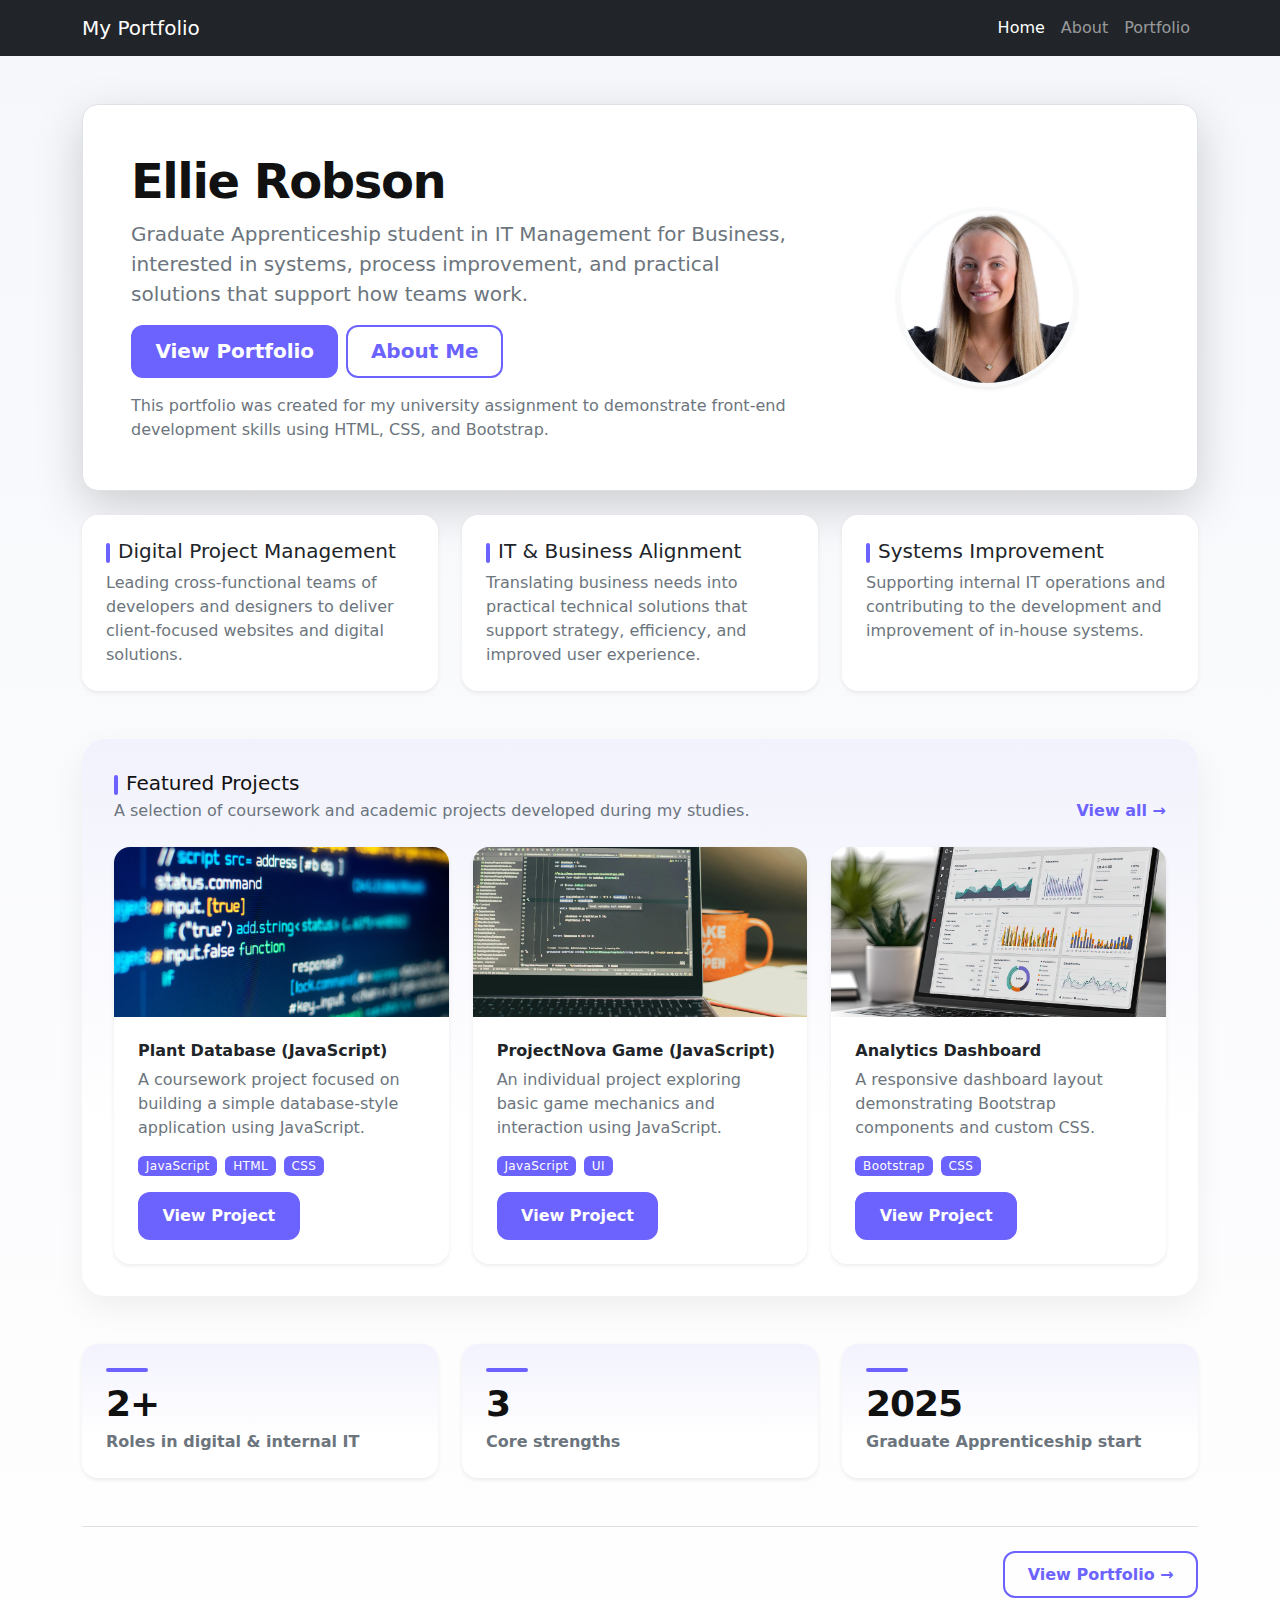
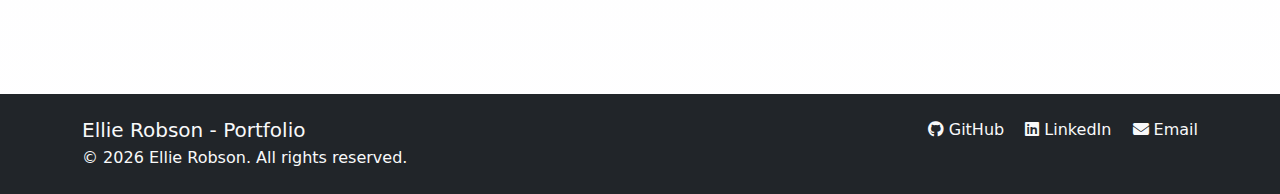
<file: index.html>
<!DOCTYPE html>
<html lang="en">

<head>
  <meta charset="UTF-8">
  <meta name="viewport" content="width=device-width, initial-scale=1.0">
  <title>Ellie Robson - Portfolio</title>
  <link href="https://cdn.jsdelivr.net/npm/bootstrap@5.3.2/dist/css/bootstrap.min.css" rel="stylesheet">
  <link rel="stylesheet" href="css/style.css">
  <link rel="icon" href="images/favicon1.png" type="image/png">
  <link rel="stylesheet" href="https://cdnjs.cloudflare.com/ajax/libs/font-awesome/6.5.1/css/all.min.css">

</head>

<body>

  <header>
    <nav class="navbar navbar-expand-lg navbar-dark bg-dark">
      <div class="container">
        <a class="navbar-brand" href="index.html">My Portfolio</a>
        <button class="navbar-toggler" type="button" data-bs-toggle="collapse" data-bs-target="#mainNav"
          aria-controls="mainNav" aria-expanded="false" aria-label="Toggle navigation">
          <span class="navbar-toggler-icon"></span>
        </button>

        <div class="collapse navbar-collapse" id="mainNav">
          <div class="navbar-nav ms-auto">
            <a class="nav-link active" aria-current="page" href="index.html">Home</a>
            <a class="nav-link" href="about.html">About</a>
            <a class="nav-link" href="portfolio.html">Portfolio</a>

          </div>
        </div>
      </div>
    </nav>
  </header>

  <main class="container py-5">

    <section class="p-4 p-md-5 rounded-4 shadow-lg border bg-white mb-4">
      <div class="row align-items-center g-4">
        <div class="col-md-8">
          <h1 class="display-5 fw-semibold mb-2">Ellie Robson</h1>
          <p class="lead text-secondary mb-3">
            Graduate Apprenticeship student in IT Management for Business, interested in systems, process improvement,
            and practical solutions that support how teams work.

          </p>
          <div class="d-grid gap-2 d-md-flex">
            <a class="btn btn-purple btn-lg" href="portfolio.html">View Portfolio</a>
            <a class="btn btn-outline-purple btn-lg" href="about.html">About Me</a>

          </div>
          <p class="mt-3 mb-0 text-secondary">
            This portfolio was created for my university assignment to demonstrate front-end development skills using
            HTML, CSS, and Bootstrap.
          </p>
        </div>
        <div class="col-md-4 text-center">
          <img src="images/profile.png" alt="Profile photo"
            class="rounded-circle border border-4 border-light shadow-sm"
            style="width:180px;height:180px;object-fit:cover;">
        </div>
      </div>
    </section>
    <div class="mb-4">
      <div class="row g-4">

        <div class="col-md-4">
          <div class="card border-0 shadow-sm rounded-4 h-100">
            <div class="card-body p-4">
              <h2 class="h5 mb-2">Digital Project Management</h2>
              <p class="text-secondary mb-0">
                Leading cross-functional teams of developers and designers to deliver client-focused websites and
                digital solutions.
              </p>
            </div>
          </div>
        </div>

        <div class="col-md-4">
          <div class="card border-0 shadow-sm rounded-4 h-100">
            <div class="card-body p-4">
              <h2 class="h5 mb-2">IT &amp; Business Alignment</h2>
              <p class="text-secondary mb-0">
                Translating business needs into practical technical solutions that support strategy, efficiency, and
                improved user experience.
              </p>
            </div>
          </div>
        </div>

        <div class="col-md-4">
          <div class="card border-0 shadow-sm rounded-4 h-100">
            <div class="card-body p-4">
              <h2 class="h5 mb-2">Systems Improvement</h2>
              <p class="text-secondary mb-0">
                Supporting internal IT operations and contributing to the development and improvement of in-house
                systems.
              </p>
            </div>
          </div>
        </div>
      </div>
    </div>

    <section class="featured-projects-section my-5">
      <div class="featured-projects-inner">

        <div class="d-flex align-items-end justify-content-between mb-4">
          <div>
            <h2 class="h5 mb-1">Featured Projects</h2>
            <p class="text-secondary mb-0">
              A selection of coursework and academic projects developed during my studies.
            </p>
          </div>
          <a class="featured-link" href="portfolio.html">View all →</a>
        </div>

        <div class="row gx-4 gy-4">

          <div class="col-md-4">
            <div class="card border-0 shadow-sm rounded-4 h-100">
              <img src="images/projectone.png" class="card-img-top" alt="Plant database JavaScript project preview">
              <div class="card-body p-4 d-flex flex-column">
                <h3 class="h6 fw-bold mb-2">Plant Database (JavaScript)</h3>
                <p class="text-secondary mb-3">
                  A coursework project focused on building a simple database-style application using JavaScript.
                </p>
                <div class="d-flex gap-2 flex-wrap mb-3">
                  <span class="badge about-badge">JavaScript</span>
                  <span class="badge about-badge">HTML</span>
                  <span class="badge about-badge">CSS</span>
                </div>
                <a class="btn btn-purple mt-auto align-self-start" href="project.html">View Project</a>
              </div>
            </div>
          </div>

          <div class="col-md-4">
            <div class="card border-0 shadow-sm rounded-4 h-100">
              <img src="images/projecttwo.png" class="card-img-top" alt="ProjectNova game preview">
              <div class="card-body p-4 d-flex flex-column">
                <h3 class="h6 fw-bold mb-2">ProjectNova Game (JavaScript)</h3>
                <p class="text-secondary mb-3">
                  An individual project exploring basic game mechanics and interaction using JavaScript.
                </p>
                <div class="d-flex gap-2 flex-wrap mb-3">
                  <span class="badge about-badge">JavaScript</span>
                  <span class="badge about-badge">UI</span>
                </div>
                <a class="btn btn-purple mt-auto align-self-start" href="portfolio.html">View Project</a>
              </div>
            </div>
          </div>

          <div class="col-md-4">
            <div class="card border-0 shadow-sm rounded-4 h-100">
              <img src="images/projectthree.png" class="card-img-top" alt="Analytics dashboard project preview">
              <div class="card-body p-4 d-flex flex-column">
                <h3 class="h6 fw-bold mb-2">Analytics Dashboard</h3>
                <p class="text-secondary mb-3">
                  A responsive dashboard layout demonstrating Bootstrap components and custom CSS.
                </p>
                <div class="d-flex gap-2 flex-wrap mb-3">
                  <span class="badge about-badge">Bootstrap</span>
                  <span class="badge about-badge">CSS</span>
                </div>
                <a class="btn btn-purple mt-auto align-self-start" href="portfolio.html">View Project</a>
              </div>
            </div>
          </div>

        </div>
      </div>
    </section>

    <div class="mb-4">
      <div class="row gx-4 gy-4">

        <div class="col-md-4">
          <div class="card border-0 shadow-sm rounded-4 h-100 stats-card">
            <div class="card-body p-4">
              <div class="stat-accent"></div>
              <div class="stat-number">2+</div>
              <p class="stat-label">Roles in digital &amp; internal IT</p>
            </div>
          </div>
        </div>

        <div class="col-md-4">
          <div class="card border-0 shadow-sm rounded-4 h-100 stats-card">
            <div class="card-body p-4">
              <div class="stat-accent"></div>
              <div class="stat-number">3</div>
              <p class="stat-label">Core strengths</p>
            </div>
          </div>
        </div>

        <div class="col-md-4">
          <div class="card border-0 shadow-sm rounded-4 h-100 stats-card">
            <div class="card-body p-4">
              <div class="stat-accent"></div>
              <div class="stat-number">2025</div>
              <p class="stat-label">Graduate Apprenticeship start</p>
            </div>
          </div>
        </div>

      </div>
    </div>

    <div class="mt-5">
        <div class="d-flex justify-content-end align-items-center border-top pt-4">
          <a href="portfolio.html" class="btn btn-outline-purple">
            View Portfolio →
          </a>
        </div>
      </div>
  </main>

  <footer class="bg-dark mt-5 py-4 text-light">
    <div class="container">
      <div class="row">
        <div class="col-md-6">
          <p class="h5 mb-1">Ellie Robson - Portfolio</p>
          <p class="mb-0">© 2026 Ellie Robson. All rights reserved.</p>
        </div>
        <div class="col-md-6 text-md-end">
          <a href="https://github.com/ellierobson1" class="text-light me-3">
            <i class="fa-brands fa-github"></i> GitHub
          </a>
          <a href="https://uk.linkedin.com/" class="text-light me-3">
            <i class="fa-brands fa-linkedin"></i> LinkedIn
          </a>
          <a href="mailto:190010498@dundee.ac.uk" class="text-light">
            <i class="fa-solid fa-envelope"></i> Email
          </a>

        </div>
      </div>
    </div>
  </footer>
  <script src="https://cdn.jsdelivr.net/npm/bootstrap@5.3.2/dist/js/bootstrap.bundle.min.js"></script>
</body>

</html>
</file>
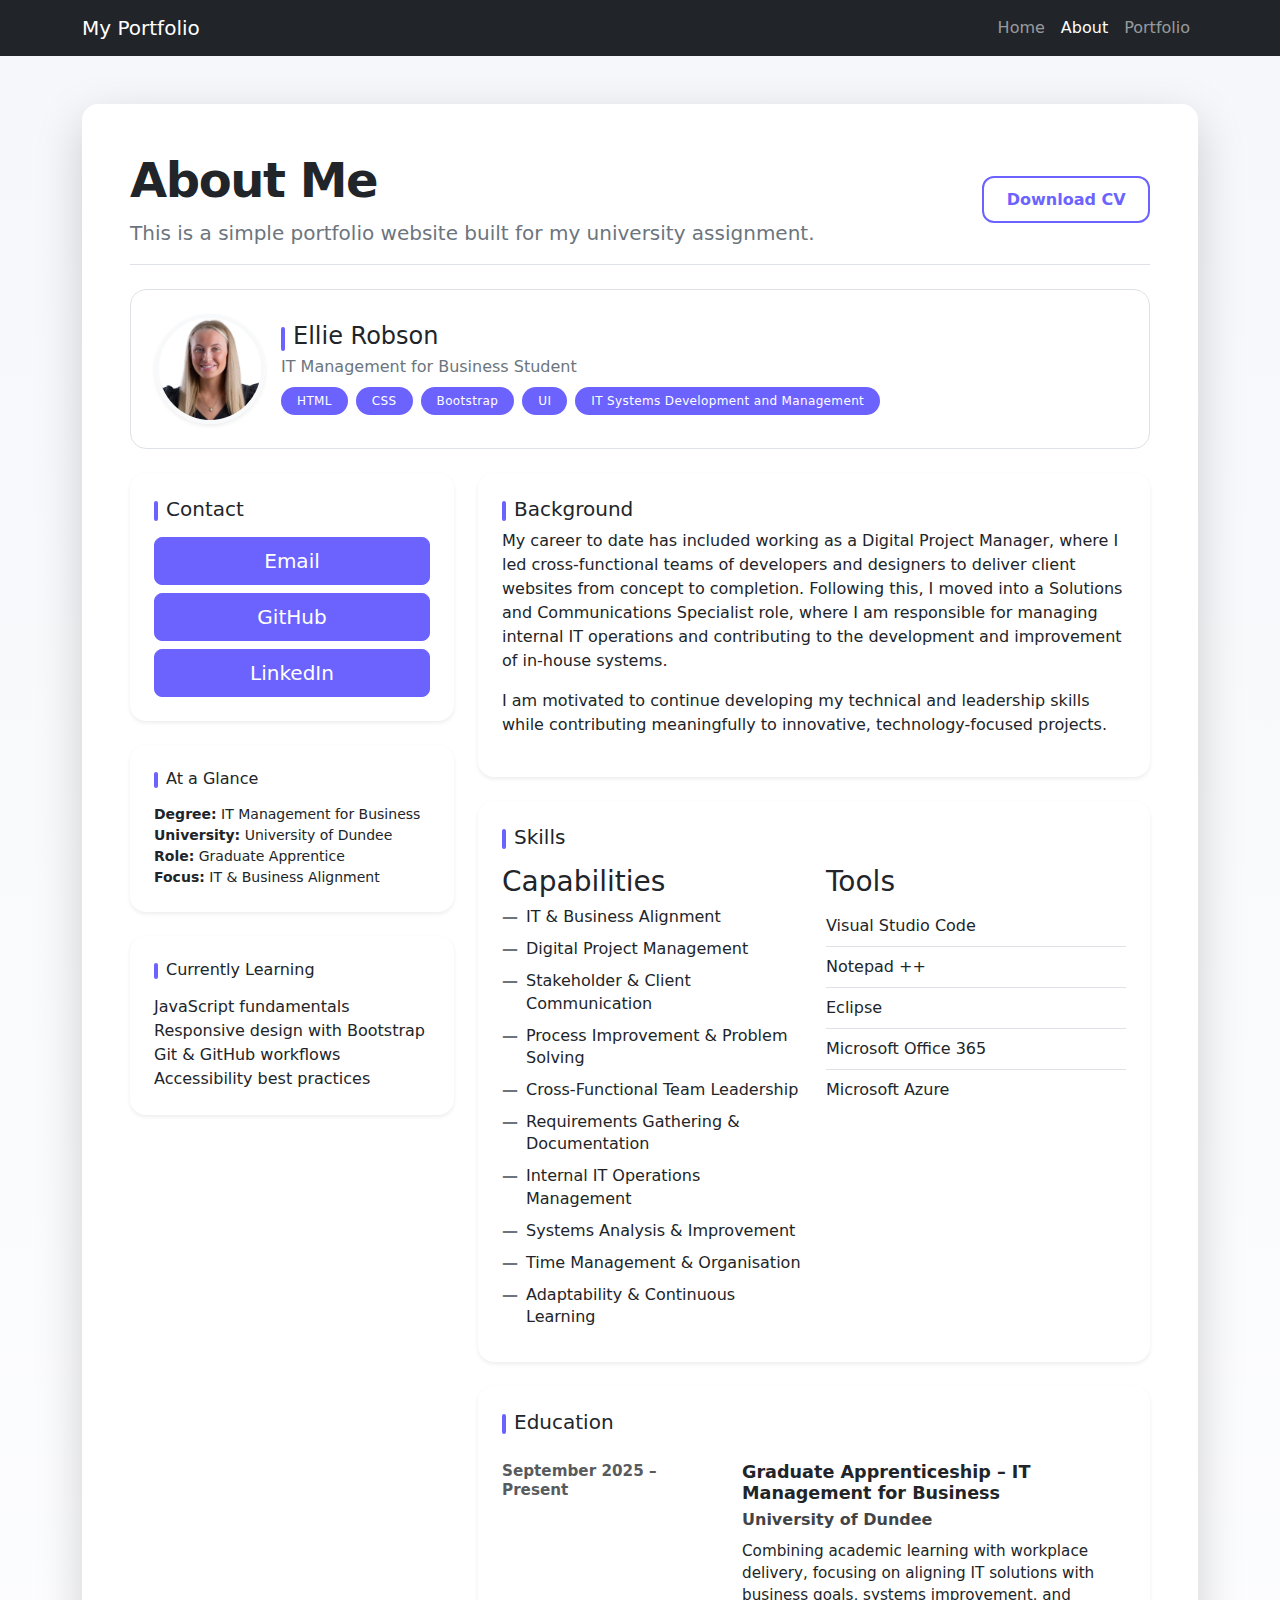
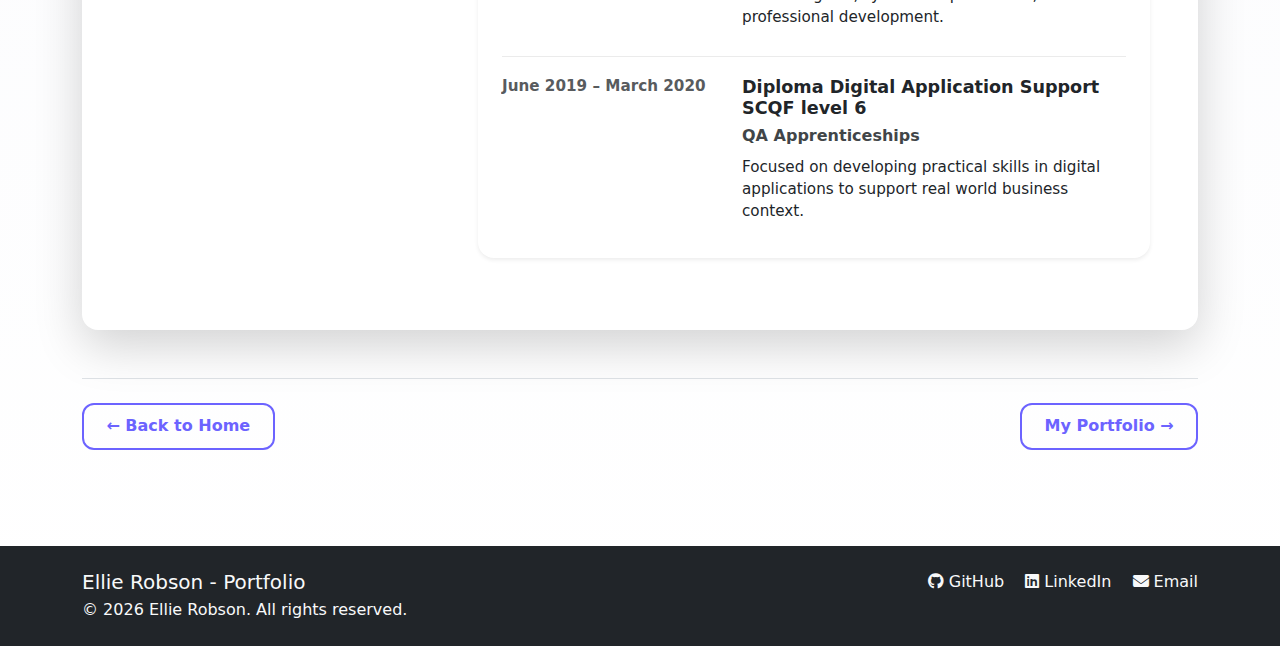
<file: about.html>
<!DOCTYPE html>
<html lang="en">

<head>
  <meta charset="UTF-8">
  <meta name="viewport" content="width=device-width, initial-scale=1.0">
  <title>About - My Portfolio</title>
  <link href="https://cdn.jsdelivr.net/npm/bootstrap@5.3.2/dist/css/bootstrap.min.css" rel="stylesheet">
  <link rel="stylesheet" href="css/style.css">
  <link rel="icon" href="images/favicon1.png" type="image/png">
  <link rel="stylesheet" href="https://cdnjs.cloudflare.com/ajax/libs/font-awesome/6.5.1/css/all.min.css">


</head>

<body>

  <nav class="navbar navbar-expand-lg navbar-dark bg-dark">
    <div class="container">
      <a class="navbar-brand" href="index.html">My Portfolio</a>

      <button class="navbar-toggler" type="button" data-bs-toggle="collapse" data-bs-target="#mainNav"
        aria-controls="mainNav" aria-expanded="false" aria-label="Toggle navigation">
        <span class="navbar-toggler-icon"></span>
      </button>

      <div class="collapse navbar-collapse" id="mainNav">
        <div class="navbar-nav ms-auto">
          <a class="nav-link" href="index.html">Home</a>
          <a class="nav-link active" aria-current="page" href="about.html">About</a>
          <a class="nav-link" href="portfolio.html">Portfolio</a>
        </div>
      </div>
    </div>
  </nav>


  <main class="container py-5">
    <div class="card border-0 shadow-lg rounded-4">
      <div class="card-body p-5">

        <header class="mb-4 pb-3 border-bottom">
          <div class="d-flex flex-column flex-md-row align-items-md-center justify-content-between gap-3">
            <div>
              <h1 class="display-5 fw-semibold mb-2">About Me</h1>
              <p class="lead text-secondary mb-0">
                This is a simple portfolio website built for my university assignment.
              </p>
            </div>

            <a class="btn btn-outline-purple" href="files/Ellie_Robson_CV.pdf" download>
              Download CV
            </a>
          </div>
        </header>

        <div class="p-4 mb-4 rounded-4 border bg-white">
          <div class="row g-3 align-items-center">
            <div class="col-md-auto text-center">
              <img src="images/profile.png" alt="Profile photo"
                class="rounded-circle border border-4 border-light shadow-sm"
                style="width:110px;height:110px;object-fit:cover;">
            </div>

            <div class="col">
              <h2 class="h4 mb-1">Ellie Robson</h2>
              <p class="text-secondary mb-2">IT Management for Business Student
              </p>

              <div class="d-flex flex-wrap gap-2 skills-badges">
                <span class="badge rounded-pill px-3 py-2 about-badge">HTML</span>
                <span class="badge rounded-pill px-3 py-2 about-badge">CSS</span>
                <span class="badge rounded-pill px-3 py-2 about-badge">Bootstrap</span>
                <span class="badge rounded-pill px-3 py-2 about-badge">UI</span>
                <span class="badge rounded-pill px-3 py-2 about-badge">IT Systems Development and Management</span>
              </div>
            </div>
          </div>
        </div>

        <div class="row g-4">
          <div class="col-lg-4">

            <section class="mb-4">
              <div class="card border-0 bg-white shadow-sm rounded-4">
                <div class="card-body p-3 p-md-4">
                  <h2 class="h5 mb-3">Contact</h2>

                  <div class="d-grid gap-2">
                    <a class="btn btn-dark btn-lg" href="mailto:example@email.com">Email</a>
                    <a class="btn btn-dark btn-lg" href="https://github.com/ellierobson1">GitHub</a>
                    <a class="btn btn-dark btn-lg" href="https://uk.linkedin.com/">LinkedIn</a>
                  </div>

                </div>
              </div>
            </section>


            <div class="card border-0 shadow-sm rounded-4 mb-4">
              <div class="card-body p-3 p-md-4">
                <h2 class="h6 mb-3">At a Glance</h2>
                <ul class="list-unstyled mb-0 small">
                  <li><strong>Degree:</strong> IT Management for Business</li>
                  <li><strong>University:</strong> University of Dundee</li>
                  <li><strong>Role:</strong> Graduate Apprentice</li>
                  <li><strong>Focus:</strong> IT &amp; Business Alignment</li>
                </ul>
              </div>
            </div>

            <div class="card border-0 shadow-sm rounded-4 mb-4">
              <div class="card-body p-3 p-md-4">
                <h2 class="h6 mb-3">Currently Learning</h2>
                <ul class="list-unstyled divided-list mb-0">
                  <li>JavaScript fundamentals</li>
                  <li>Responsive design with Bootstrap</li>
                  <li>Git &amp; GitHub workflows</li>
                  <li>Accessibility best practices</li>
                </ul>
              </div>
            </div>


          </div>
          <div class="col-lg-8">



            <section class="mb-4">
              <div class="card border-0 bg-white shadow-sm rounded-4">
                <div class="card-body p-3 p-md-4">
                  <h2 class="h5 mb-2">Background</h2>
                  <p>
                    My career to date has included working as a Digital Project Manager, where I led cross-functional
                    teams of developers and designers to deliver client websites from concept to completion. Following
                    this, I moved into a Solutions and Communications Specialist role, where I am responsible for
                    managing internal IT operations and contributing to the development and improvement of in-house
                    systems.
                  </p>

                  <p>
                    I am motivated to continue developing my technical and leadership skills while contributing
                    meaningfully to innovative, technology-focused projects.
                  </p>

                </div>
              </div>
            </section>

            <section class="mb-4">
              <div class="card border-0 bg-white shadow-sm rounded-4">
                <div class="card-body p-3 p-md-4">
                  <h2 class="h5 mb-3">Skills</h2>

                  <div class="row">
                    <div class="col-md-6">
                      <h3 class="section-heading">Capabilities</h3>
                      <ul class="skills-list mb-0">
                        <li>IT &amp; Business Alignment</li>
                        <li>Digital Project Management</li>
                        <li>Stakeholder &amp; Client Communication</li>
                        <li>Process Improvement &amp; Problem Solving</li>
                        <li>Cross-Functional Team Leadership</li>
                        <li>Requirements Gathering &amp; Documentation</li>
                        <li>Internal IT Operations Management</li>
                        <li>Systems Analysis &amp; Improvement</li>
                        <li>Time Management &amp; Organisation</li>
                        <li>Adaptability &amp; Continuous Learning</li>
                      </ul>
                    </div>

                    <div class="col-md-6">
                      <h3 class="section-heading">Tools</h3>
                      <ul class="list-group list-group-flush">
                        <li class="list-group-item px-0">Visual Studio Code</li>
                        <li class="list-group-item px-0">Notepad ++</li>
                        <li class="list-group-item px-0">Eclipse</li>
                        <li class="list-group-item px-0">Microsoft Office 365</li>
                        <li class="list-group-item px-0">Microsoft Azure</li>
                      </ul>
                    </div>
                  </div>

                </div>
              </div>
            </section>

            <section class="mb-4">
              <div class="card border-0 bg-white shadow-sm rounded-4">
                <div class="card-body p-3 p-md-4">
                  <h2 class="h5 mb-3">Education</h2>

                  <div class="edu-item">
                    <div class="edu-date">September 2025 – Present</div>
                    <div class="edu-content">
                      <h3 class="edu-title">Graduate Apprenticeship – IT Management for Business</h3>
                      <div class="edu-school">University of Dundee</div>
                      <p class="edu-desc mb-0">

                        Combining academic learning with workplace delivery, focusing on aligning IT solutions
                        with business goals, systems improvement, and professional development.
                      </p>
                    </div>
                  </div>

                  <div class="edu-item">
                    <div class="edu-date">June 2019 – March 2020</div>
                    <div class="edu-content">
                      <h3 class="edu-title">Diploma Digital Application Support SCQF level 6</h3>
                      <div class="edu-school">QA Apprenticeships</div>
                      <p class="edu-desc mb-0">
                        Focused on developing practical skills in digital applications to support real world business
                        context.
                      </p>
                    </div>
                  </div>

                </div>
              </div>
            </section>

          </div>
        </div>

      </div>
    </div>

    <div class="mt-5">
      <div class="d-flex justify-content-between align-items-center border-top pt-4">

        <a href="index.html" class="btn btn-outline-purple">
          ← Back to Home
        </a>

        <a href="portfolio.html" class="btn btn-outline-purple">
          My Portfolio →
        </a>

      </div>
    </div>

  </main>


  <footer class="bg-dark text-light mt-5 py-4">
    <div class="container">
      <div class="row">
        <div class="col-md-6">
          <p class="h5 mb-1">Ellie Robson - Portfolio</p>
          <p class="mb-0">© 2026 Ellie Robson. All rights reserved.</p>
        </div>

        <div class="col-md-6 text-md-end">
          <a href="https://github.com/ellierobson1" class="text-light me-3">
            <i class="fa-brands fa-github"></i> GitHub
          </a>
          <a href="https://uk.linkedin.com/" class="text-light me-3">
            <i class="fa-brands fa-linkedin"></i> LinkedIn
          </a>
          <a href="mailto:190010498@dundee.ac.uk" class="text-light">
            <i class="fa-solid fa-envelope"></i> Email
          </a>
        </div>

      </div>
    </div>
  </footer>
  <script src="https://cdn.jsdelivr.net/npm/bootstrap@5.3.2/dist/js/bootstrap.bundle.min.js"></script>
</body>

</html>
</file>
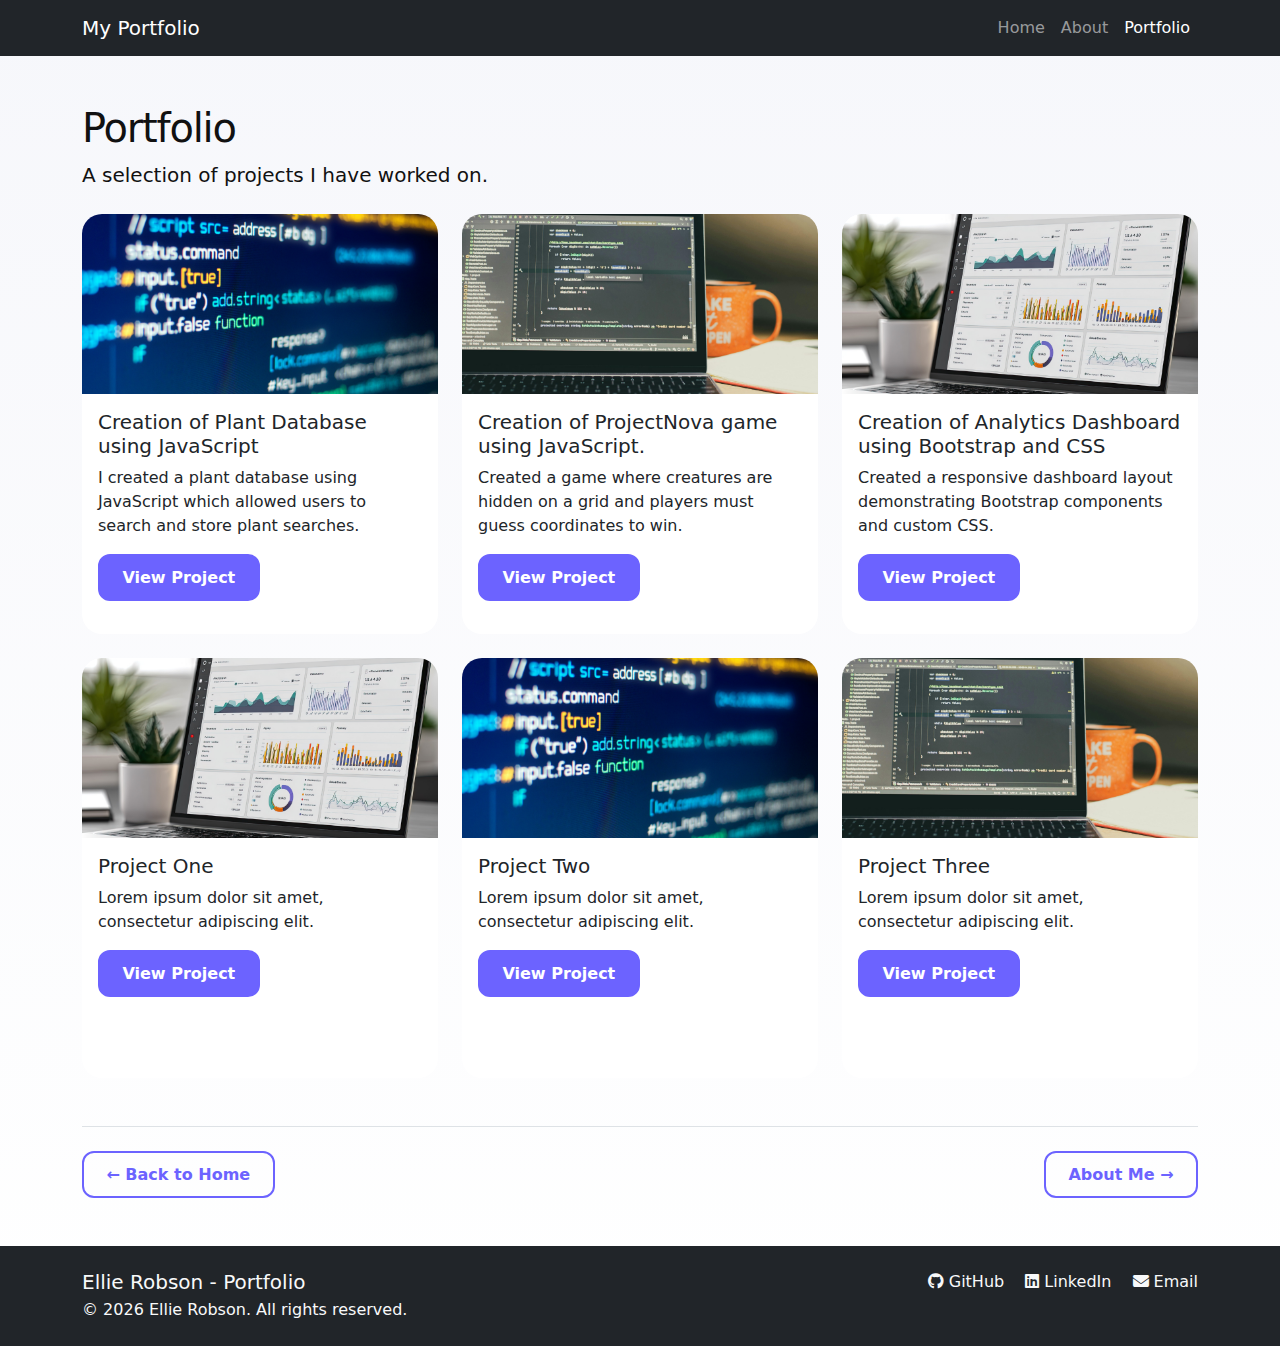
<file: portfolio.html>
<!DOCTYPE html>
<html lang="en">

<head>
    <meta charset="UTF-8">
    <meta name="viewport" content="width=device-width, initial-scale=1.0">
    <title>Portfolio - My Portfolio</title>
    <link href="https://cdn.jsdelivr.net/npm/bootstrap@5.3.2/dist/css/bootstrap.min.css" rel="stylesheet">
    <link rel="stylesheet" href="css/style.css">
    <link rel="icon" href="images/favicon1.png" type="image/png">
    <link rel="stylesheet" href="https://cdnjs.cloudflare.com/ajax/libs/font-awesome/6.5.1/css/all.min.css">
</head>

<body>
    <nav class="navbar navbar-expand-lg navbar-dark bg-dark">
        <div class="container">
            <a class="navbar-brand" href="index.html">My Portfolio</a>

            <button class="navbar-toggler" type="button" data-bs-toggle="collapse" data-bs-target="#mainNav"
                aria-controls="mainNav" aria-expanded="false" aria-label="Toggle navigation">
                <span class="navbar-toggler-icon"></span>
            </button>

            <div class="collapse navbar-collapse" id="mainNav">
                <div class="navbar-nav ms-auto">
                    <a class="nav-link" href="index.html">Home</a>
                    <a class="nav-link" href="about.html">About</a>
                    <a class="nav-link active" aria-current="page" href="portfolio.html">Portfolio</a>
                </div>
            </div>
        </div>
    </nav>

    <main class="container mt-5">
        <header class="mb-4">
            <h1>Portfolio</h1>
            <p class="lead">A selection of projects I have worked on.</p>
            <div class="accent-line"></div>
        </header>

        <div>
            <div class="row g-4">
                <div class="col-12 col-md-6 col-lg-4">
                    <div class="card h-100 project-card">
                        <img src="images/projectone.png" class="card-img-top" alt="Screenshot of Project One">
                        <div class="card-body">
                            <p class="card-title h5">Creation of Plant Database using JavaScript</p>
                            <p class="card-text">I created a plant database using JavaScript which allowed users to
                                search and
                                store plant searches.</p>
                            <a href="project.html" class="btn btn-purple">View Project</a>

                        </div>
                    </div>
                </div>

                <div class="col-12 col-md-6 col-lg-4">
                    <div class="card h-100 project-card">
                        <img src="images/projecttwo.png" class="card-img-top" alt="Screenshot of Project Two">
                        <div class="card-body">
                            <p class="card-title h5">Creation of ProjectNova game using JavaScript.</p>
                            <p class="card-text">Created a game where creatures are hidden on a grid and players must
                                guess coordinates to win.</p>
                            <a href="project.html" class="btn btn-purple">View Project</a>

                        </div>
                    </div>
                </div>

                <div class="col-12 col-md-6 col-lg-4">
                    <div class="card h-100 project-card">
                        <img src="images/projectthree.png" class="card-img-top" alt="Screenshot of Project Three">
                        <div class="card-body">
                            <p class="card-title h5">Creation of Analytics Dashboard using Bootstrap and CSS</p>
                            <p class="card-text">Created a responsive dashboard layout demonstrating Bootstrap
                                components
                                and custom CSS.</p>
                            <a href="project.html" class="btn btn-purple">View Project</a>
                        </div>
                    </div>
                </div>

                <div class="col-12 col-md-6 col-lg-4">
                    <div class="card h-100 project-card">
                        <img src="images/projectthree.png" class="card-img-top" alt="Screenshot of Project Three">
                        <div class="card-body">
                            <p class="card-title h5">Project One</p>
                            <p class="card-text">Lorem ipsum dolor sit amet, consectetur adipiscing elit.</p>
                            <a href="project.html" class="btn btn-purple">View Project</a>
                        </div>
                    </div>
                </div>

                <div class="col-12 col-md-6 col-lg-4">
                    <div class="card h-100 project-card">
                        <img src="images/projectone.png" class="card-img-top" alt="Screenshot of Project Three">
                        <div class="card-body">
                            <p class="card-title h5">Project Two</p>
                            <p class="card-text">Lorem ipsum dolor sit amet, consectetur adipiscing elit.</p>
                            <a href="project.html" class="btn btn-purple">View Project</a>
                        </div>
                    </div>
                </div>

                <div class="col-12 col-md-6 col-lg-4">
                    <div class="card h-100 project-card">
                        <img src="images/projecttwo.png" class="card-img-top" alt="Screenshot of Project Two">
                        <div class="card-body">
                            <p class="card-title h5">Project Three</p>
                            <p class="card-text">Lorem ipsum dolor sit amet, consectetur adipiscing elit.</p>
                            <a href="project.html" class="btn btn-purple">View Project</a>
                        </div>
                    </div>
                </div>

            </div>
        </div>

        <div class="mt-5">
                <div class="d-flex justify-content-between align-items-center border-top pt-4">

                    <a href="index.html" class="btn btn-outline-purple">
                        ← Back to Home
                    </a>


                    <a href="about.html" class="btn btn-outline-purple">
                        About Me →
                    </a>

                </div>
           </div>

    </main>

    <footer class="bg-dark mt-5 py-4 text-light">
        <div class="container">
            <div class="row">
                <div class="col-md-6">
                    <p class="h5 mb-1">Ellie Robson - Portfolio</p>
                    <p class="mb-0">© 2026 Ellie Robson. All rights reserved.</p>
                </div>

                <div class="col-md-6 text-md-end">
                    <a href="https://github.com/ellierobson1" class="text-light me-3">
                        <i class="fa-brands fa-github"></i> GitHub
                    </a>
                    <a href="https://uk.linkedin.com/" class="text-light me-3">
                        <i class="fa-brands fa-linkedin"></i> LinkedIn
                    </a>
                    <a href="mailto:190010498@dundee.ac.uk" class="text-light">
                        <i class="fa-solid fa-envelope"></i> Email
                    </a>
                </div>
            </div>
        </div>
    </footer>
    <script src="https://cdn.jsdelivr.net/npm/bootstrap@5.3.2/dist/js/bootstrap.bundle.min.js"></script>
</body>

</html>
</file>
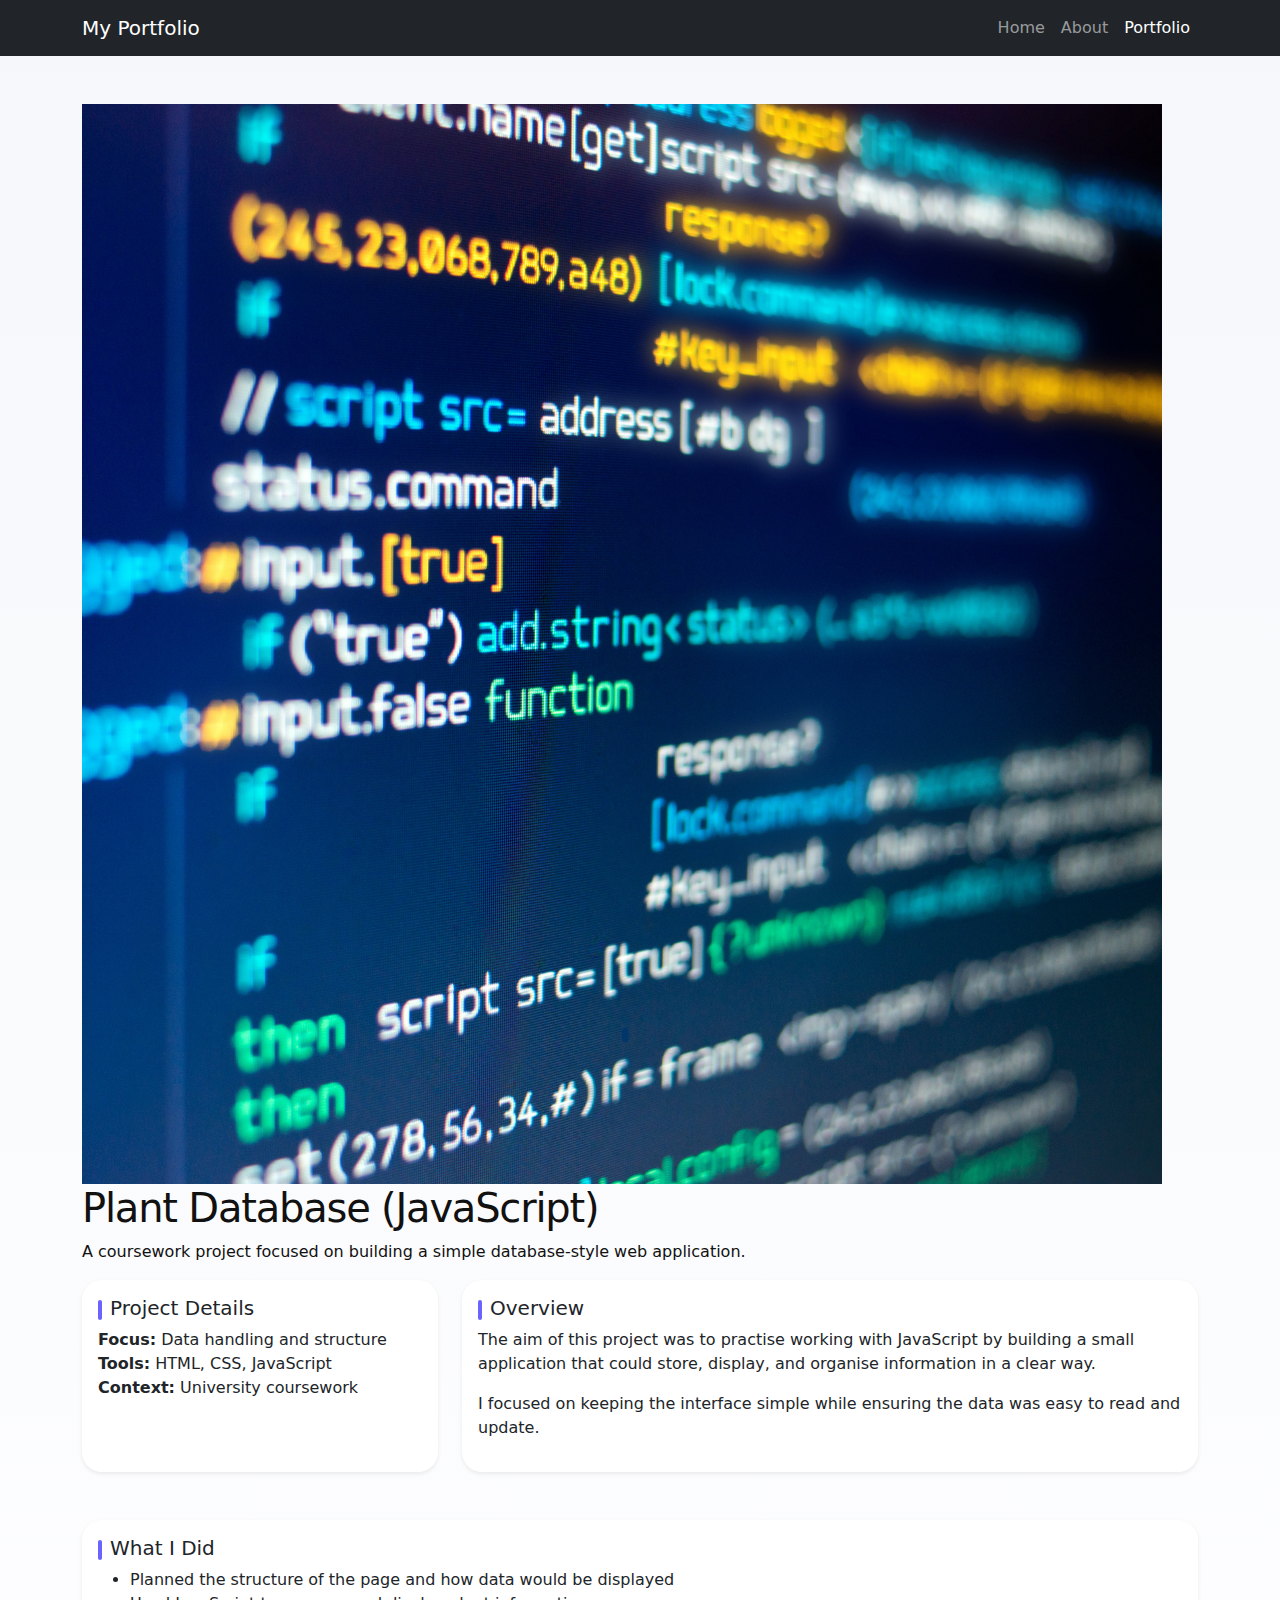
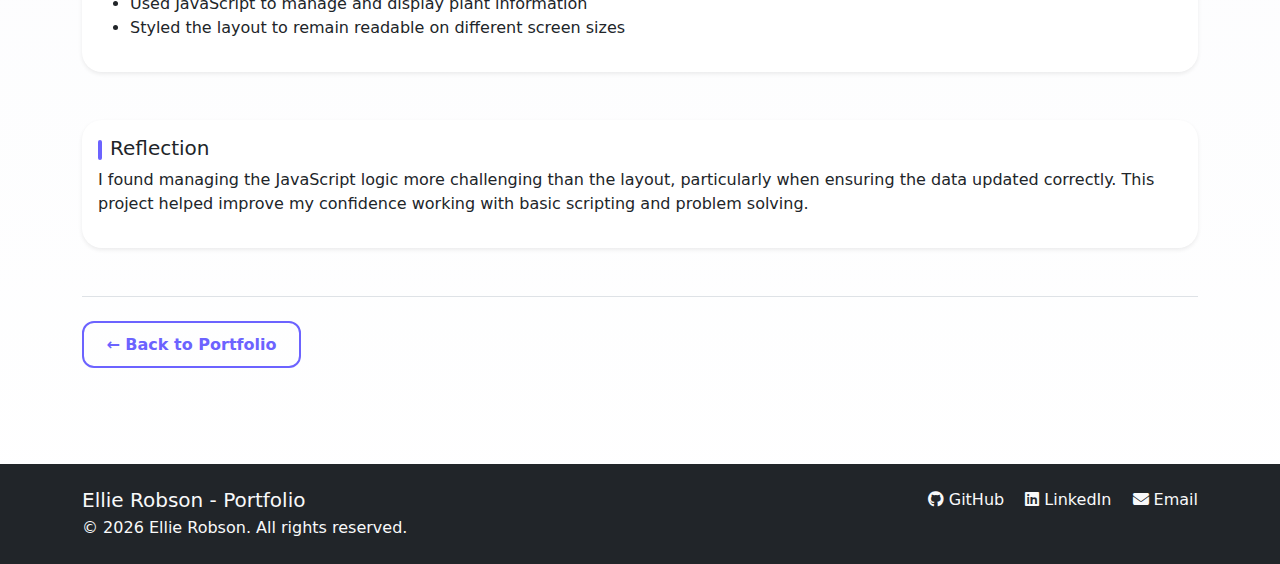
<file: project.html>
<!DOCTYPE html>
<html lang="en">

<head>
    <meta charset="UTF-8">
    <meta name="viewport" content="width=device-width, initial-scale=1.0">
    <title>Plant Database Project | Portfolio</title>
    <link href="https://cdn.jsdelivr.net/npm/bootstrap@5.3.2/dist/css/bootstrap.min.css" rel="stylesheet">
    <link rel="stylesheet" href="css/style.css">
    <link rel="icon" href="images/favicon1.png" type="image/png">
    <link rel="stylesheet" href="https://cdnjs.cloudflare.com/ajax/libs/font-awesome/6.5.1/css/all.min.css">
</head>

<body>

    <header>
        <nav class="navbar navbar-expand-lg navbar-dark bg-dark">
            <div class="container">
                <a class="navbar-brand" href="index.html">My Portfolio</a>

                <button class="navbar-toggler" type="button" data-bs-toggle="collapse" data-bs-target="#mainNav"
                    aria-controls="mainNav" aria-expanded="false" aria-label="Toggle navigation">
                    <span class="navbar-toggler-icon"></span>
                </button>

                <div class="collapse navbar-collapse" id="mainNav">
                    <div class="navbar-nav ms-auto">
                        <a class="nav-link" href="index.html">Home</a>
                        <a class="nav-link" href="about.html">About</a>
                        <a class="nav-link active" aria-current="page" href="portfolio.html">Portfolio</a>

                    </div>
                </div>
            </div>
        </nav>
    </header>

    <main class="container py-5">
        <section class="project-hero">
            <img src="images/projectone.png" alt="Plant database project screenshot" class="project-hero-img">

            <div class="project-hero-overlay"></div>

            <div class="project-hero-content">
                <h1>Plant Database (JavaScript)</h1>
                <p>A coursework project focused on building a simple database-style web application.</p>
            </div>
        </section>

        <section class="mb-5">
            <div class="row g-4">
                <div class="col-md-4">
                    <div class="card shadow-sm h-100">
                        <div class="card-body">
                            <h2 class="h5">Project Details</h2>
                            <ul class="list-unstyled mb-0">
                                <li><strong>Focus:</strong> Data handling and structure</li>
                                <li><strong>Tools:</strong> HTML, CSS, JavaScript</li>
                                <li><strong>Context:</strong> University coursework</li>
                            </ul>
                        </div>
                    </div>
                </div>

                <div class="col-md-8">
                    <div class="card shadow-sm h-100">
                        <div class="card-body">
                            <h2 class="h5">Overview</h2>
                            <p>
                                The aim of this project was to practise working with JavaScript by building a small
                                application
                                that could store, display, and organise information in a clear way.
                            </p>
                            <p>
                                I focused on keeping the interface simple while ensuring the data was easy to read and
                                update.
                            </p>
                        </div>
                    </div>
                </div>
            </div>
        </section>

        <section class="mb-5">
            <div class="card shadow-sm">
                <div class="card-body">
                    <h2 class="h5">What I Did</h2>
                    <ul>
                        <li>Planned the structure of the page and how data would be displayed</li>
                        <li>Used JavaScript to manage and display plant information</li>
                        <li>Styled the layout to remain readable on different screen sizes</li>
                    </ul>
                </div>
            </div>
        </section>

        <section class="mb-5">
            <div class="card shadow-sm">
                <div class="card-body">
                    <h2 class="h5">Reflection</h2>
                    <p>
                        I found managing the JavaScript logic more challenging than the layout, particularly when
                        ensuring
                        the data updated correctly. This project helped improve my confidence working with basic
                        scripting
                        and problem solving.
                    </p>
                </div>
            </div>
        </section>

        <div class="mt-5">
                <div class="d-flex justify-content-between align-items-center border-top pt-4">

                    <a href="portfolio.html" class="btn btn-outline-purple">
                        ← Back to Portfolio
                    </a>

                </div>
            </div>
    </main>

    <footer class="bg-dark mt-5 py-4 text-light">
        <div class="container">
            <div class="row">
                <div class="col-md-6">
                    <p class="h5 mb-1">Ellie Robson - Portfolio</p>
                    <p class="mb-0">© 2026 Ellie Robson. All rights reserved.</p>
                </div>

                <div class="col-md-6 text-md-end">
                    <a href="https://github.com/ellierobson1" class="text-light me-3">
                        <i class="fa-brands fa-github"></i> GitHub
                    </a>
                    <a href="https://uk.linkedin.com/" class="text-light me-3">
                        <i class="fa-brands fa-linkedin"></i> LinkedIn
                    </a>
                    <a href="mailto:190010498@dundee.ac.uk" class="text-light">
                        <i class="fa-solid fa-envelope"></i> Email
                    </a>

                </div>
            </div>
        </div>
    </footer>

    <script src="https://cdn.jsdelivr.net/npm/bootstrap@5.3.2/dist/js/bootstrap.bundle.min.js"></script>
</body>

</html>
</file>
<file: css/style.css>
body {
  font-family: Arial, sans-serif;
}

/* Make boxes taller in portfolio cards*/
.project-card { min-height: 420px; }



.card-img-top {
  height: 180px;
  object-fit: cover;
}

.card {
  border: none;
  border-radius: 1.25rem;
  overflow: hidden;
  transition: transform 0.2s ease, box-shadow 0.2s ease;
}

.card:hover {
  transform: translateY(-6px);
  box-shadow: 0 1.5rem 3rem rgba(0, 0, 0, 0.15);
}

/*Homepage boxes*/

.portfolio-card {
  min-height: 420px;

}


/* Global styles*/
body {
  background:linear-gradient(180deg, #f6f7fb 0%, #ffffff 100%);
  color: #111;
  font-family: Inter, system-ui, -apple-system, Segoe UI, Roboto, Arial, sans-serif;
}

/* Main Layout*/
main {
  min-height: 70vh;
}

main > .card {
    border-left: 6px solid #6C63FF
}

/*Typography*/
h1 {
  letter-spacing: -0.03em;
}

h2 {
  position: relative;
  padding-left: 12px;
}

h2:before {
  content: "";
  position: absolute;
  left: 0;
  top: 0.2em;
  height: 1em;
  width: 4px;
  background: #6C63FF;
  border-radius: 2px;
}

/*Badges*/

.badge {
  background-color: #6C63FF !important;
  font-weight: 500;
  letter-spacing: 0.03em;
}

/*Cards*/
.card {
  transition: transform 0.15s ease, box-shadow 0.15s ease;
}

.card:hover {
  transform: translateY(-6px);
  box-shadow: 0 1.5rem 3rem rgba(0, 0, 0, 0.08);
}

/* Buttons*/

.btn-dark {
  background-color: #6C63FF;
  border-color: #6C63FF;
}

.btn-dark:hover {
  background-color: #554fd8;
  border-color: #554fd8;
}

.btn-purple {
  background-color: #6C63FF;
  border: 2px solid #6C63FF;
  color: #fff;
  font-weight: 600;
  padding: 0.6rem 1.4rem;
  border-radius: 0.75rem;
}

.btn-purple:hover,
.btn-purple:focus {
  background-color: #6C63FF;
  border-color: #6C63FF;
  color: #fff;
}

.btn-outline-purple {
  background-color: transparent;
  border: 2px solid #6C63FF;
  color: #6C63FF;
  font-weight: 600;
  padding: 0.6rem 1.4rem;
  border-radius: 0.75rem;
}

.btn-outline-purple:hover,
.btn-outline-purple:focus {
  background-color: #6C63FF;
  color: #fff;
}

/* Override Bootstrap primary (only if you use btn-primary) */
.btn-primary {
  background-color: #6C63FF;
  border-color: #6C63FF;
}

.btn-primary:hover,
.btn-primary:focus {
  background-color: #6C63FF;
  border-color: #6C63FF;
}

.btn-primary:active {
  background-color: #6C63FF;
  border-color: #6C63FF;
}

  /*Override*/

  .btn-primary {
  background-color: #6C63FF;
  border-color: #6C63FF;
}

.btn-primary:hover,
.btn-primary:focus {
  background-color: #6C63FF;
  border-color: #6C63FF
}

.btn-primary:active {
  background-color: #6C63FF;
  border-color: #6C63FF;
}


/*Footer*/

footer {
  background-color: #111;
}

footer a {
  text-decoration: none;
}

footer a:hover {
  text-decoration: underline;
}

.about-badge {
  background: #6C63FF;
  color: #fff;
}

.about-badge:hover {
  filter: brightness(0.95);
}

.card {
  transition: transform 0.2s ease, box-shadow 0.2s ease;
}

.card:hover {
  transform: translateY(-4px);
  box-shadow: 0 1.2rem 2.4rem rgba(0,0,0,0.12);
}
/* Skills List*/

.skills {
  max-width: 720px;
  margin: 0 auto;
  padding: 1.25rem;
}

.skills h2 {
  margin: 0 0 0.25rem;
  font-size: 1.75rem;
  letter-spacing: -0.02em;
}

.skills h3 {
  margin: 0 0 1rem;
  font-size: 1.1rem;
  font-weight: 600;
  opacity: 0.8;
}

.skills-list {
  list-style: none;
  padding-left: 0;
}

.skills-list li {
  position: relative;
  padding-left: 1.5rem;
  margin-bottom: 0.6rem;
  line-height: 1.4;
}

.skills-list li::before {
  content: "—";
  position: absolute;
  left: 0;
  color: #6c757d;
  font-weight: 600;
}

/* Education layout */
.edu-item {
  display: grid;
  grid-template-columns: minmax(180px, 220px) 1fr;
  gap: 1.25rem;
  padding: 0.75rem 0;
  align-items: start;
}

.edu-item + .edu-item {
  margin-top: 1rem;
  padding-top: 1.25rem;
  border-top: 1px solid rgba(0,0,0,0.08);
}

.edu-date {
  font-size: 0.95rem;
  font-weight: 600;
  opacity: 0.75;
  line-height: 1.25;
  white-space: normal;
  word-break: break-word;
}

.edu-title {
  font-size: 1.1rem;
  margin: 0 0 0.25rem;
  font-weight: 700;
}

.edu-school {
  font-weight: 600;
  margin-bottom: 0.5rem;
  opacity: 0.85;
}

.edu-desc {
  line-height: 1.45;
  font-size: 0.95rem;
  margin: 0;
}

/*Hero*/

.cta-card {
  background: linear-gradient(90deg, rgba(108,99,255,0.10) 0%, rgba(255,255,255,1) 55%);
  border-left: 6px solid #6C63FF;
}


/* Facts/figures*/

.stats-card {
  border: 1px solid rgba(0,0,0,0.06);
  background: linear-gradient(180deg, rgba(108,99,255,0.07) 0%, #ffffff 70%);
  overflow: hidden;
}

.stat-number {
  font-size: 2.25rem;
  font-weight: 800;
  letter-spacing: -0.03em;
  line-height: 1;
  margin-bottom: 0.5rem;
  color: #111;
}

.stat-label {
  font-weight: 600;
  color: #6c757d;
  margin: 0;
}

.stat-accent {
  width: 42px;
  height: 4px;
  border-radius: 999px;
  background: #6C63FF;
  margin-bottom: 0.9rem;
}


/*Featured projects*/

.featured-projects-section {
  background: linear-gradient(
    180deg,
    rgba(108, 99, 255, 0.06) 0%,
    rgba(255, 255, 255, 0) 100%
  );
}

.featured-projects-inner {
  background: #fff;
  border-radius: 1.5rem;
  padding: 2rem;
  box-shadow: 0 0.75rem 2rem rgba(0, 0, 0, 0.06);
}

.featured-projects-section .card-img-top {
  height: 170px;
  object-fit: cover;
}

.featured-link {
  color: #6C63FF;
  font-weight: 600;
  text-decoration: none;
}

.featured-link:hover {
  text-decoration: underline;
}
.featured-projects-section .card {
  transition: transform 0.2s ease, box-shadow 0.2s ease;
}

.featured-projects-section .card:hover {
  transform: translateY(-6px);
  box-shadow: 0 1.5rem 3rem rgba(0,0,0,0.12);
}
.featured-projects-section {
  background: none;
}

.featured-projects-inner {
  background: linear-gradient(
    180deg,
    rgba(108, 99, 255, 0.06) 0%,
    rgba(255, 255, 255, 1) 70%
  );
  border-radius: 1.5rem;
}



@media (max-width: 576px) {
  .edu-item {
    grid-template-columns: 1fr;
    gap: 0.5rem;
  }
}


/*Mobile*/
@media (max-width: 576px) {
  .edu-item {
    grid-template-columns: 1fr;
  }

  .edu-date {
    margin-bottom: 0.25rem;
  }
}
/* Explore projects homepage*/
.cta-card {
  border-left: 6px solid #6C63FF;
  background: linear-gradient(180deg, rgba(108,99,255,0.06) 0%, rgba(255,255,255,1) 60%);
}

.cta-card .cta-title {
  margin: 0;
  font-weight: 750;
  letter-spacing: -0.01em;
}

.cta-card .cta-text {
  margin: 0.35rem 0 0;
  line-height: 1.5;
}
</file>
